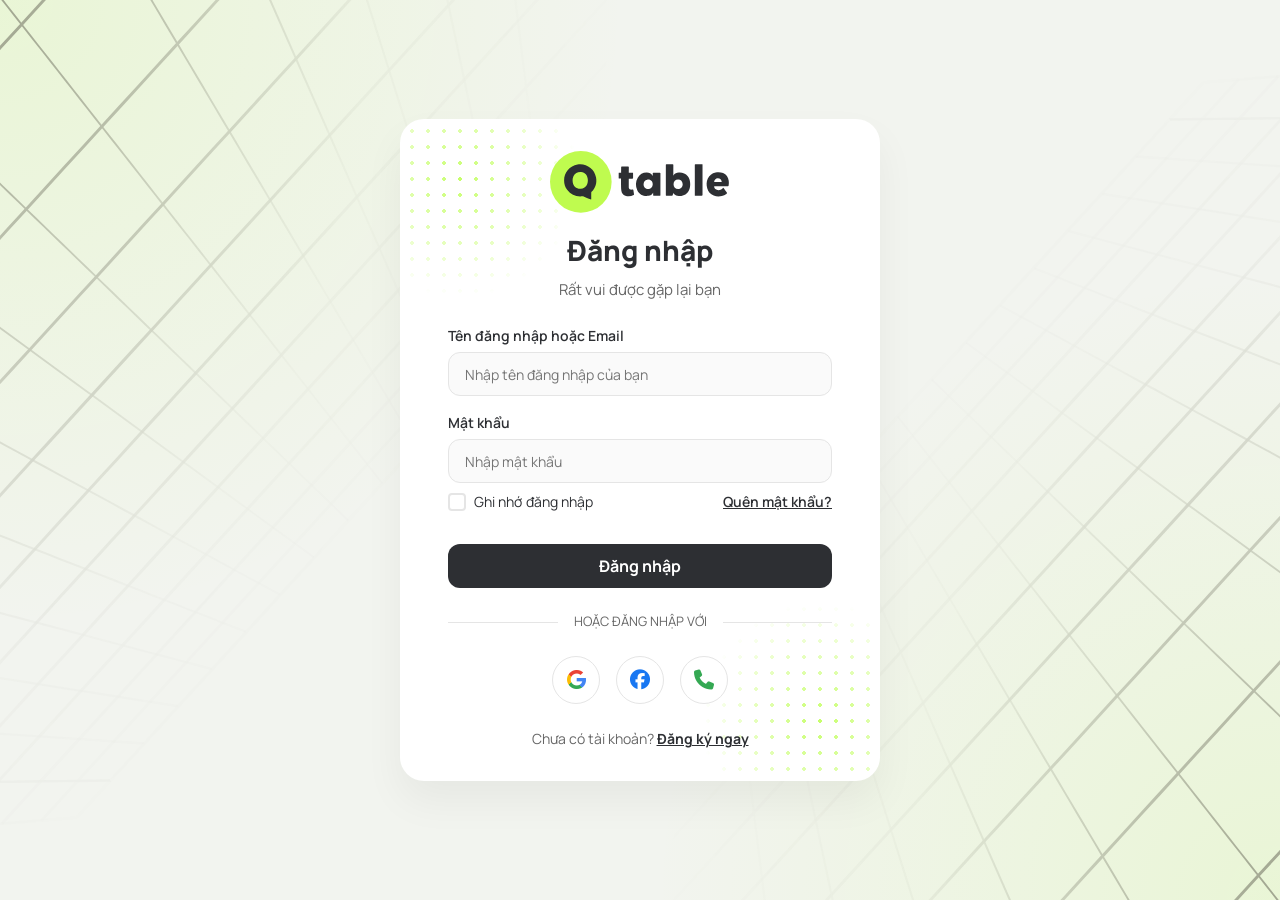
<file: login.html>
<!DOCTYPE html>
<html lang="vi">

<head>
    <meta charset="UTF-8">
    <meta name="viewport" content="width=device-width, initial-scale=1.0">
    <title>Đăng nhập - Q table</title>
    <!-- Google Fonts -->
    <link rel="preconnect" href="https://fonts.googleapis.com">
    <link rel="preconnect" href="https://fonts.gstatic.com" crossorigin>
    <link href="https://fonts.googleapis.com/css2?family=Manrope:wght@400;500;600;700;800&display=swap"
        rel="stylesheet">
    <!-- FontAwesome for icons -->
    <link rel="stylesheet" href="https://cdnjs.cloudflare.com/ajax/libs/font-awesome/6.4.0/css/all.min.css">
    <!-- Custom CSS -->
    <link rel="stylesheet" href="style.css">
    <style>
        .login-page {
            min-height: 100vh;
            display: flex;
            align-items: center;
            justify-content: center;
            background-color: var(--bg-light);
            background-image: radial-gradient(circle at top left, rgba(184, 255, 69, 0.15), transparent 40%),
                radial-gradient(circle at bottom right, rgba(184, 255, 69, 0.15), transparent 40%);
            padding: 20px;
            position: relative;
            overflow: hidden;
        }

        .login-card {
            background: var(--white);
            border-radius: 24px;
            box-shadow: 0 20px 40px rgba(0, 0, 0, 0.05);
            width: 100%;
            max-width: 480px;
            padding: 32px 48px;
            position: relative;
            overflow: hidden;
            z-index: 10;
        }

        .login-header {
            text-align: center;
            margin-bottom: 24px;
        }

        .login-header .logo {
            display: flex;
            justify-content: center;
            margin-bottom: 16px;
        }

        .login-header .logo svg {
            width: 180px;
            height: auto;
        }

        .login-title {
            font-size: 28px;
            font-weight: 800;
            color: var(--dark);
            margin-bottom: 8px;
            font-family: var(--font-main);
        }

        .login-subtitle {
            color: var(--text-muted);
            font-size: 15px;
            font-family: var(--font-main);
        }

        .form-group {
            margin-bottom: 16px;
        }

        .form-label {
            display: block;
            font-weight: 600;
            margin-bottom: 6px;
            color: var(--dark);
            font-size: 14px;
            font-family: var(--font-main);
        }

        .form-control {
            width: 100%;
            height: 44px;
            border: 1px solid var(--border-color);
            border-radius: 12px;
            padding: 0 16px;
            font-family: var(--font-main);
            font-size: 14px;
            transition: all 0.2s;
            background: #FAFAFA;
        }

        .form-control:focus {
            outline: none;
            border-color: var(--dark);
            background: var(--white);
            box-shadow: 0 0 0 4px rgba(45, 47, 51, 0.05);
        }

        .btn-login {
            width: 100%;
            height: 44px;
            border: none;
            background: var(--dark);
            color: var(--white);
            border-radius: 12px;
            font-family: var(--font-main);
            font-weight: 700;
            font-size: 16px;
            cursor: pointer;
            transition: all 0.2s;
            margin-top: 8px;
        }

        .btn-login:hover {
            background: var(--primary);
            color: var(--dark);
            transform: translateY(-2px);
        }

        .divider {
            display: flex;
            align-items: center;
            text-align: center;
            margin: 24px 0;
            color: var(--text-muted);
            font-size: 13px;
            font-family: var(--font-main);
        }

        .divider::before,
        .divider::after {
            content: '';
            flex: 1;
            border-bottom: 1px solid var(--border-color);
        }

        .divider::before {
            margin-right: 16px;
        }

        .divider::after {
            margin-left: 16px;
        }

        .social-logins {
            display: flex;
            flex-direction: row;
            justify-content: center;
            gap: 16px;
        }

        .btn-social {
            display: flex;
            align-items: center;
            justify-content: center;
            width: 48px;
            height: 48px;
            border: 1px solid var(--border-color);
            border-radius: 50%;
            background: var(--white);
            cursor: pointer;
            transition: all 0.2s;
        }

        .btn-social:hover {
            background: #FAFAFA;
            border-color: var(--dark);
        }

        .login-footer {
            text-align: center;
            margin-top: 24px;
            font-size: 14px;
            color: var(--text-muted);
            font-family: var(--font-main);
        }

        .login-footer a {
            color: var(--dark);
            font-weight: 700;
            text-decoration: underline;
            transition: color 0.2s, text-decoration-color 0.2s;
        }

        .login-footer a:hover {
            color: #8cc433;
            text-decoration-color: #8cc433;
        }

        .social-icon {
            font-size: 20px;
        }

        .icon-fb {
            color: #1877F2;
        }

        .icon-google {
            background: conic-gradient(from -45deg, #ea4335 110deg, #4285f4 90deg 180deg, #34a853 180deg 270deg, #fbbc05 270deg) 73% 55%/150% 150% no-repeat;
            -webkit-background-clip: text;
            background-clip: text;
            color: transparent;
            -webkit-text-fill-color: transparent;
        }

        .icon-phone {
            color: #34A853;
        }

        /* Animation */
        @keyframes slideUpFade {
            from {
                opacity: 0;
                transform: translateY(20px);
            }

            to {
                opacity: 1;
                transform: translateY(0);
            }
        }

        .login-card {
            animation: slideUpFade 0.6s cubic-bezier(0.16, 1, 0.3, 1) forwards;
        }

        /* Dotted pattern fading out at corners */
        .login-card::before,
        .login-card::after {
            content: '';
            position: absolute;
            width: 240px;
            height: 240px;
            background-image: radial-gradient(rgba(184, 255, 69, 0.8) 2px, transparent 2px);
            background-size: 16px 16px;
            z-index: 0;
            pointer-events: none;
            mask-image: radial-gradient(circle at center, black 0%, transparent 70%);
            -webkit-mask-image: radial-gradient(circle at center, black 0%, transparent 70%);
        }

        .login-card::before {
            top: -60px;
            left: -60px;
        }

        .login-card::after {
            bottom: -60px;
            right: -60px;
        }

        .login-card>* {
            position: relative;
            z-index: 1;
        }

        /* Custom Checkbox */
        .custom-checkbox {
            appearance: none;
            -webkit-appearance: none;
            width: 18px;
            height: 18px;
            border: 2px solid var(--border-color);
            border-radius: 4px;
            display: inline-block;
            cursor: pointer;
            transition: all 0.2s;
            flex-shrink: 0;
            background-color: var(--white);
        }

        .custom-checkbox:checked {
            background-color: var(--primary);
            border-color: var(--primary);
            background-image: url("data:image/svg+xml,%3Csvg xmlns='http://www.w3.org/2000/svg' viewBox='0 0 24 24' fill='none' stroke='white' stroke-width='4' stroke-linecap='round' stroke-linejoin='round'%3E%3Cpolyline points='20 6 9 17 4 12'%3E%3C/polyline%3E%3C/svg%3E");
            background-size: 12px;
            background-position: center;
            background-repeat: no-repeat;
        }

        /* Hover Links */
        .text-link {
            font-size: 14px;
            color: var(--dark);
            font-weight: 600;
            text-decoration: underline;
            font-family: var(--font-main);
            transition: color 0.2s, text-decoration-color 0.2s;
        }

        .text-link:hover {
            color: #8cc433;
            text-decoration-color: #8cc433;
        }
    </style>
</head>

<body>

    <div class="login-page">
        <!-- Decor Grid Pattern -->
        <div class="decor decor-grid-pattern grid-top-left"></div>
        <div class="decor decor-grid-pattern grid-bottom-right"></div>

        <div class="login-card">
            <div class="login-header">
                <a href="index.html" class="logo" aria-label="Trang chủ Q table">
                    <svg width="140" height="48" viewBox="0 0 140 48" fill="none" xmlns="http://www.w3.org/2000/svg">
                        <ellipse cx="23.9655" cy="24" rx="23.9655" ry="24" fill="#BFFB4F" />
                        <path
                            d="M10.9557 22.8637C10.9573 16.7617 15.3369 11.5582 21.3781 10.4822C28.0781 9.28837 34.5932 13.7991 35.8164 20.5515C36.5995 24.8731 35.4029 28.628 32.3309 31.7798C32.1884 31.9258 32.0839 32.178 32.0806 32.3821C32.0599 33.9443 32.0715 35.5065 32.0682 37.0687C32.0665 37.7225 31.9025 37.8469 31.2942 37.5905C29.5564 36.8588 27.8303 36.098 26.0909 35.3696C25.8563 35.2717 25.5655 35.2394 25.3102 35.2684C20.3572 35.8242 16.3314 34.1633 13.3257 30.1769C11.7197 28.0456 10.9557 25.4978 10.9557 22.8637ZM23.4979 29.3473C23.6769 29.3348 23.8559 29.3224 24.0349 29.31C25.9019 29.1739 27.3878 28.365 28.393 26.7663C29.36 25.2273 29.578 23.5315 29.3625 21.7528C29.0485 19.1594 27.3977 16.7177 24.1807 16.3909C21.8065 16.1494 19.4812 17.077 18.3186 19.463C17.6125 20.9116 17.4692 22.4373 17.6523 24.021C18.0252 27.2392 20.3132 29.334 23.4979 29.3473Z"
                            fill="#2D2F33" />
                        <path
                            d="M95.8463 32.7348C95.7278 33.2459 95.6043 33.7105 95.5156 34.1825C95.4394 34.5874 95.219 34.789 94.8113 34.7907C93.3478 34.7956 91.8835 34.7973 90.42 34.8056C90.1913 34.8072 90.0902 34.7118 90.101 34.4853C90.106 34.375 90.1002 34.2638 90.1002 34.1535C90.1002 26.4528 90.1002 18.7521 90.1002 11.0506C90.1002 10.9677 90.1093 10.8839 90.1002 10.8017C90.0529 10.4126 90.1988 10.2799 90.6081 10.2857C92.21 10.3098 93.8119 10.3073 95.4137 10.2874C95.8131 10.2824 95.9358 10.4077 95.9341 10.8059C95.92 13.474 95.9267 16.1429 95.9267 18.811C95.9267 18.8658 95.9267 18.9206 95.9267 18.9753C95.9623 18.977 95.9996 18.9878 96.0054 18.9786C96.9783 17.4256 98.5056 16.8249 100.21 16.7245C102.995 16.5611 105.408 17.4347 107.187 19.6896C108.229 21.0112 108.759 22.5494 108.957 24.2136C109.2 26.2487 109.042 28.2349 108.277 30.1505C106.862 33.6897 103.571 35.359 100.079 34.9591C98.7028 34.8014 97.454 34.3476 96.4338 33.372C96.2457 33.1919 96.0792 32.9887 95.8471 32.7365L95.8463 32.7348ZM99.6359 29.6311C101.663 29.6311 103.207 28.0316 103.214 25.9235C103.222 23.7748 101.698 22.1926 99.6259 22.1976C97.5443 22.2026 96.0957 23.7241 96.0957 25.9086C96.0957 28.0582 97.5915 29.632 99.6359 29.632V29.6311Z"
                            fill="#2D2F33" />
                        <path
                            d="M79.9255 19.3329C79.9255 18.6625 79.9379 18.032 79.9205 17.4023C79.9114 17.058 80.0108 16.9045 80.3871 16.9079C82.0718 16.9228 83.7557 16.9211 85.4404 16.9095C85.7868 16.907 85.8979 17.0464 85.8979 17.3758C85.8929 22.9883 85.8954 28.5999 85.8929 34.2124C85.8929 34.706 85.8208 34.7716 85.3501 34.7716C83.8311 34.7724 82.3121 34.7732 80.794 34.7716C80.2909 34.7716 80.2487 34.7276 80.2429 34.2298C80.2363 33.6499 80.2329 33.0692 80.2271 32.4892C80.2271 32.4834 80.2048 32.4785 80.1642 32.4594C79.4225 33.9693 78.0817 34.6496 76.5212 34.9018C73.1534 35.4469 69.4799 34.0755 67.8788 30.4575C66.4386 27.2028 66.4468 23.8868 68.2584 20.7524C69.7873 18.1059 72.159 16.6888 75.2442 16.7079C77.1718 16.7195 78.7786 17.487 79.7979 19.23C79.8153 19.2607 79.8559 19.2773 79.9255 19.3312V19.3329ZM72.7855 25.9177C72.7548 28.1088 74.3642 29.6967 76.5461 29.6295C78.3178 29.5747 79.6852 28.2755 79.8857 26.306C80.1484 23.7233 78.2913 21.7919 75.5782 22.2806C73.8379 22.5942 72.8128 23.9863 72.7855 25.9177Z"
                            fill="#2D2F33" />
                        <path
                            d="M127.696 27.3414C127.594 28.4307 128.27 29.5175 129.335 30.0435C130.942 30.8366 132.784 30.5114 134.18 29.189C134.22 29.1508 134.262 29.1143 134.297 29.072C134.829 28.439 134.883 28.5053 135.339 29.1516C136.039 30.1439 136.726 31.1452 137.408 32.1507C137.819 32.758 137.79 32.9323 137.202 33.3811C136.144 34.1883 134.936 34.682 133.654 34.9906C131.506 35.5075 129.38 35.4162 127.318 34.6065C124.715 33.5835 123.05 31.6662 122.294 28.9965C121.59 26.5101 121.643 24.0253 122.683 21.6243C123.857 18.9139 125.969 17.326 128.812 16.6988C130.797 16.2607 132.769 16.3329 134.641 17.2016C137.181 18.3796 138.613 20.4064 139.017 23.1617C139.194 24.3704 139.169 25.5809 138.949 26.7888C138.879 27.1729 138.708 27.353 138.322 27.3372C138.143 27.3297 137.963 27.3414 137.783 27.3414C134.593 27.3414 131.404 27.3414 128.214 27.3414H127.696ZM127.68 24.2111H133.606C133.408 22.1843 132.325 21.1921 130.402 21.2469C128.924 21.2892 127.752 22.5593 127.68 24.2111Z"
                            fill="#2D2F33" />
                        <path
                            d="M61.275 16.9386C62.2064 16.9386 63.1006 16.9386 63.9939 16.9386C64.5889 16.9386 64.6072 16.9568 64.608 17.5351C64.608 18.641 64.6096 19.7469 64.608 20.8528C64.6063 21.4485 64.5558 21.4974 63.9749 21.4974C63.0931 21.4974 62.2122 21.4974 61.3023 21.4974C61.2907 21.6086 61.27 21.7139 61.27 21.8193C61.2684 23.8652 61.2717 25.9111 61.2675 27.9569C61.2659 28.6522 61.4192 29.2794 62.025 29.7008C62.5951 30.0974 63.2431 30.0908 63.897 30.0136C64.047 29.9962 64.1961 29.9655 64.3461 29.9456C64.6304 29.9074 64.8002 30.0418 64.8442 30.3156C65.029 31.4588 65.2204 32.6021 65.3687 33.7503C65.3894 33.9104 65.2212 34.18 65.0671 34.2647C62.9829 35.3996 60.7977 35.5863 58.5569 34.8263C56.7371 34.2091 55.8007 32.8087 55.5057 30.9868C55.3283 29.8883 55.2761 28.7625 55.2537 27.6475C55.2148 25.7543 55.243 23.8602 55.243 21.9661C55.243 21.8185 55.243 21.67 55.243 21.4808C54.7739 21.4808 54.3496 21.47 53.9253 21.4841C53.5649 21.4957 53.4024 21.3738 53.4091 20.9805C53.429 19.8199 53.4149 18.6584 53.4165 17.4969C53.4174 16.9858 53.4687 16.9394 53.9974 16.9386C54.3952 16.9377 54.7938 16.9386 55.3093 16.9386C55.3093 16.2383 55.3043 15.5663 55.3109 14.8943C55.3184 14.1062 55.3391 13.3189 55.3465 12.5307C55.3499 12.1823 55.4634 12.018 55.8612 12.0238C57.4075 12.0462 58.9538 12.0313 60.5002 12.0338C61.1416 12.0346 61.3264 12.2345 61.3181 12.885C61.3023 14.1153 61.2891 15.3457 61.275 16.5752C61.2742 16.6814 61.275 16.7884 61.275 16.9377V16.9386Z"
                            fill="#2D2F33" />
                        <path
                            d="M118.634 22.5344C118.634 26.4039 118.634 30.2733 118.634 34.1427C118.634 34.5625 118.419 34.7727 117.988 34.7732C116.4 34.7732 114.813 34.7732 113.226 34.7732C112.645 34.7732 112.641 34.7732 112.641 34.1759C112.641 28.4132 112.641 22.6506 112.641 16.8879C112.641 14.8562 112.651 12.8252 112.633 10.7934C112.63 10.3886 112.756 10.2816 113.15 10.2865C114.793 10.3073 116.435 10.2948 118.078 10.2957C118.631 10.2957 118.634 10.2973 118.634 10.8432C118.634 14.74 118.634 18.6376 118.634 22.5344Z"
                            fill="#2D2F33" />
                    </svg>
                </a>
                <h1 class="login-title">Đăng nhập</h1>
                <p class="login-subtitle">Rất vui được gặp lại bạn</p>
            </div>

            <form action="#" method="POST">
                <div class="form-group">
                    <label for="username" class="form-label">Tên đăng nhập hoặc Email</label>
                    <input type="text" id="username" class="form-control" placeholder="Nhập tên đăng nhập của bạn"
                        required>
                </div>
                <div class="form-group">
                    <label for="password" class="form-label">Mật khẩu</label>
                    <input type="password" id="password" class="form-control" placeholder="Nhập mật khẩu" required>
                </div>
                <div class="form-group"
                    style="display: flex; justify-content: space-between; align-items: center; margin-top: -8px; margin-bottom: 24px;">
                    <label
                        style="display: flex; align-items: center; gap: 8px; font-size: 14px; cursor: pointer; font-family: var(--font-main);">
                        <input type="checkbox" class="custom-checkbox"> Ghi nhớ đăng nhập
                    </label>
                    <a href="#" class="text-link">Quên mật khẩu?</a>
                </div>
                <button type="submit" class="btn-login">Đăng nhập</button>
            </form>

            <div class="divider">HOẶC ĐĂNG NHẬP VỚI</div>

            <div class="social-logins">
                <button class="btn-social" aria-label="Đăng nhập bằng Google">
                    <i class="fa-brands fa-google icon-google social-icon"></i>
                </button>
                <button class="btn-social" aria-label="Đăng nhập bằng Facebook">
                    <i class="fa-brands fa-facebook icon-fb social-icon"></i>
                </button>
                <button class="btn-social" aria-label="Đăng nhập bằng Số điện thoại">
                    <i class="fa-solid fa-phone icon-phone social-icon"></i>
                </button>
            </div>

            <div class="login-footer">
                Chưa có tài khoản? <a href="register.html">Đăng ký ngay</a>
            </div>
        </div>
    </div>

</body>

</html>
</file>
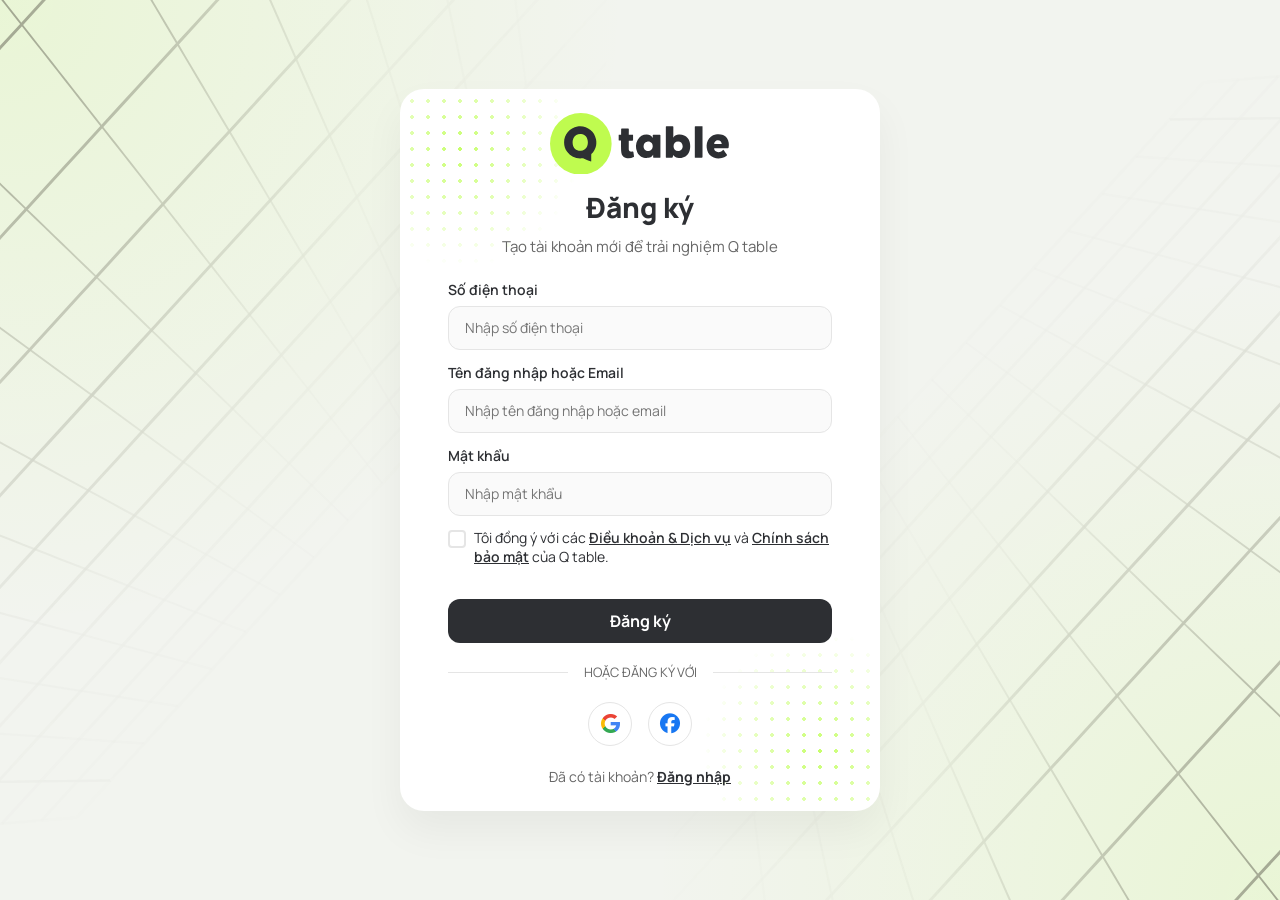
<file: register.html>
<!DOCTYPE html>
<html lang="vi">
<head>
    <meta charset="UTF-8">
    <meta name="viewport" content="width=device-width, initial-scale=1.0">
    <title>Đăng ký - Q table</title>
    <!-- Google Fonts -->
    <link rel="preconnect" href="https://fonts.googleapis.com">
    <link rel="preconnect" href="https://fonts.gstatic.com" crossorigin>
    <link href="https://fonts.googleapis.com/css2?family=Manrope:wght@400;500;600;700;800&display=swap" rel="stylesheet">
    <!-- FontAwesome for icons -->
    <link rel="stylesheet" href="https://cdnjs.cloudflare.com/ajax/libs/font-awesome/6.4.0/css/all.min.css">
    <!-- Custom CSS -->
    <link rel="stylesheet" href="style.css">
    <style>
        .login-page {
            min-height: 100vh;
            display: flex;
            align-items: center;
            justify-content: center;
            background-color: var(--bg-light);
            background-image: radial-gradient(circle at top left, rgba(184, 255, 69, 0.15), transparent 40%),
                              radial-gradient(circle at bottom right, rgba(184, 255, 69, 0.15), transparent 40%);
            padding: 20px;
            position: relative;
            overflow: hidden;
        }

        .login-card {
            background: var(--white);
            border-radius: 24px;
            box-shadow: 0 20px 40px rgba(0, 0, 0, 0.05);
            width: 100%;
            max-width: 480px;
            padding: 24px 48px;
            position: relative;
            overflow: hidden;
            z-index: 10;
        }

        .login-header {
            text-align: center;
            margin-bottom: 20px;
        }

        .login-header .logo {
            display: flex;
            justify-content: center;
            margin-bottom: 12px;
        }

        .login-header .logo svg {
            width: 180px;
            height: auto;
        }

        .login-title {
            font-size: 28px;
            font-weight: 800;
            color: var(--dark);
            margin-bottom: 8px;
            font-family: var(--font-main);
        }

        .login-subtitle {
            color: var(--text-muted);
            font-size: 15px;
            font-family: var(--font-main);
        }

        .form-group {
            margin-bottom: 12px;
        }

        .form-label {
            display: block;
            font-weight: 600;
            margin-bottom: 6px;
            color: var(--dark);
            font-size: 14px;
            font-family: var(--font-main);
        }

        .form-control {
            width: 100%;
            height: 44px;
            border: 1px solid var(--border-color);
            border-radius: 12px;
            padding: 0 16px;
            font-family: var(--font-main);
            font-size: 14px;
            transition: all 0.2s;
            background: #FAFAFA;
        }

        .form-control:focus {
            outline: none;
            border-color: var(--dark);
            background: var(--white);
            box-shadow: 0 0 0 4px rgba(45, 47, 51, 0.05);
        }

        .btn-login {
            width: 100%;
            height: 44px;
            border: none;
            background: var(--dark);
            color: var(--white);
            border-radius: 12px;
            font-family: var(--font-main);
            font-weight: 700;
            font-size: 16px;
            cursor: pointer;
            transition: all 0.2s;
            margin-top: 8px;
        }

        .btn-login:hover {
            background: var(--primary);
            color: var(--dark);
            transform: translateY(-2px);
        }

        .divider {
            display: flex;
            align-items: center;
            text-align: center;
            margin: 20px 0;
            color: var(--text-muted);
            font-size: 13px;
            font-family: var(--font-main);
        }

        .divider::before, .divider::after {
            content: '';
            flex: 1;
            border-bottom: 1px solid var(--border-color);
        }

        .divider::before { margin-right: 16px; }
        .divider::after { margin-left: 16px; }

        .social-logins {
            display: flex;
            flex-direction: row;
            justify-content: center;
            gap: 16px;
        }

        .btn-social {
            display: flex;
            align-items: center;
            justify-content: center;
            width: 44px;
            height: 44px;
            border: 1px solid var(--border-color);
            border-radius: 50%;
            background: var(--white);
            cursor: pointer;
            transition: all 0.2s;
        }

        .btn-social:hover {
            background: #FAFAFA;
            border-color: var(--dark);
        }

        .login-footer {
            text-align: center;
            margin-top: 20px;
            font-size: 14px;
            color: var(--text-muted);
            font-family: var(--font-main);
        }

        .login-footer a {
            color: var(--dark);
            font-weight: 700;
            text-decoration: underline;
            transition: color 0.2s, text-decoration-color 0.2s;
        }
        
        .login-footer a:hover {
            color: #8cc433;
            text-decoration-color: #8cc433;
        }
        
        .social-icon {
            font-size: 20px;
        }
        
        .icon-fb { color: #1877F2; }
        .icon-google {
            background: conic-gradient(from -45deg, #ea4335 110deg, #4285f4 90deg 180deg, #34a853 180deg 270deg, #fbbc05 270deg) 73% 55%/150% 150% no-repeat;
            -webkit-background-clip: text;
            background-clip: text;
            color: transparent;
            -webkit-text-fill-color: transparent;
        }
        .icon-phone { color: #34A853; }
        
        /* Animation */
        @keyframes slideUpFade {
            from {
                opacity: 0;
                transform: translateY(20px);
            }
            to {
                opacity: 1;
                transform: translateY(0);
            }
        }
        
        .login-card {
            animation: slideUpFade 0.6s cubic-bezier(0.16, 1, 0.3, 1) forwards;
        }
        
        /* Dotted pattern fading out at corners */
        .login-card::before,
        .login-card::after {
            content: '';
            position: absolute;
            width: 240px;
            height: 240px;
            background-image: radial-gradient(rgba(184, 255, 69, 0.8) 2px, transparent 2px);
            background-size: 16px 16px;
            z-index: 0;
            pointer-events: none;
            mask-image: radial-gradient(circle at center, black 0%, transparent 70%);
            -webkit-mask-image: radial-gradient(circle at center, black 0%, transparent 70%);
        }

        .login-card::before {
            top: -60px;
            left: -60px;
        }

        .login-card::after {
            bottom: -60px;
            right: -60px;
        }
        
        .login-card > * {
            position: relative;
            z-index: 1;
        }
        
        /* Custom Checkbox */
        .custom-checkbox {
            appearance: none;
            -webkit-appearance: none;
            width: 18px;
            height: 18px;
            border: 2px solid var(--border-color);
            border-radius: 4px;
            display: inline-block;
            cursor: pointer;
            transition: all 0.2s;
            flex-shrink: 0;
            background-color: var(--white);
        }
        
        .custom-checkbox:checked {
            background-color: var(--primary);
            border-color: var(--primary);
            background-image: url("data:image/svg+xml,%3Csvg xmlns='http://www.w3.org/2000/svg' viewBox='0 0 24 24' fill='none' stroke='white' stroke-width='4' stroke-linecap='round' stroke-linejoin='round'%3E%3Cpolyline points='20 6 9 17 4 12'%3E%3C/polyline%3E%3C/svg%3E");
            background-size: 12px;
            background-position: center;
            background-repeat: no-repeat;
        }

        /* Hover Links */
        .text-link {
            font-size: 14px;
            color: var(--dark);
            font-weight: 600;
            text-decoration: underline;
            font-family: var(--font-main);
            transition: color 0.2s, text-decoration-color 0.2s;
        }
        
        .text-link:hover {
            color: #8cc433;
            text-decoration-color: #8cc433;
        }
    </style>
</head>
<body>

    <div class="login-page">
        <!-- Decor Grid Pattern -->
        <div class="decor decor-grid-pattern grid-top-left"></div>
        <div class="decor decor-grid-pattern grid-bottom-right"></div>
        
        <div class="login-card">
            <div class="login-header">
                <a href="index.html" class="logo" aria-label="Trang chủ Q table">
                    <svg width="140" height="48" viewBox="0 0 140 48" fill="none" xmlns="http://www.w3.org/2000/svg">
                        <ellipse cx="23.9655" cy="24" rx="23.9655" ry="24" fill="#BFFB4F" />
                        <path d="M10.9557 22.8637C10.9573 16.7617 15.3369 11.5582 21.3781 10.4822C28.0781 9.28837 34.5932 13.7991 35.8164 20.5515C36.5995 24.8731 35.4029 28.628 32.3309 31.7798C32.1884 31.9258 32.0839 32.178 32.0806 32.3821C32.0599 33.9443 32.0715 35.5065 32.0682 37.0687C32.0665 37.7225 31.9025 37.8469 31.2942 37.5905C29.5564 36.8588 27.8303 36.098 26.0909 35.3696C25.8563 35.2717 25.5655 35.2394 25.3102 35.2684C20.3572 35.8242 16.3314 34.1633 13.3257 30.1769C11.7197 28.0456 10.9557 25.4978 10.9557 22.8637ZM23.4979 29.3473C23.6769 29.3348 23.8559 29.3224 24.0349 29.31C25.9019 29.1739 27.3878 28.365 28.393 26.7663C29.36 25.2273 29.578 23.5315 29.3625 21.7528C29.0485 19.1594 27.3977 16.7177 24.1807 16.3909C21.8065 16.1494 19.4812 17.077 18.3186 19.463C17.6125 20.9116 17.4692 22.4373 17.6523 24.021C18.0252 27.2392 20.3132 29.334 23.4979 29.3473Z" fill="#2D2F33" />
                        <path d="M95.8463 32.7348C95.7278 33.2459 95.6043 33.7105 95.5156 34.1825C95.4394 34.5874 95.219 34.789 94.8113 34.7907C93.3478 34.7956 91.8835 34.7973 90.42 34.8056C90.1913 34.8072 90.0902 34.7118 90.101 34.4853C90.106 34.375 90.1002 34.2638 90.1002 34.1535C90.1002 26.4528 90.1002 18.7521 90.1002 11.0506C90.1002 10.9677 90.1093 10.8839 90.1002 10.8017C90.0529 10.4126 90.1988 10.2799 90.6081 10.2857C92.21 10.3098 93.8119 10.3073 95.4137 10.2874C95.8131 10.2824 95.9358 10.4077 95.9341 10.8059C95.92 13.474 95.9267 16.1429 95.9267 18.811C95.9267 18.8658 95.9267 18.9206 95.9267 18.9753C95.9623 18.977 95.9996 18.9878 96.0054 18.9786C96.9783 17.4256 98.5056 16.8249 100.21 16.7245C102.995 16.5611 105.408 17.4347 107.187 19.6896C108.229 21.0112 108.759 22.5494 108.957 24.2136C109.2 26.2487 109.042 28.2349 108.277 30.1505C106.862 33.6897 103.571 35.359 100.079 34.9591C98.7028 34.8014 97.454 34.3476 96.4338 33.372C96.2457 33.1919 96.0792 32.9887 95.8471 32.7365L95.8463 32.7348ZM99.6359 29.6311C101.663 29.6311 103.207 28.0316 103.214 25.9235C103.222 23.7748 101.698 22.1926 99.6259 22.1976C97.5443 22.2026 96.0957 23.7241 96.0957 25.9086C96.0957 28.0582 97.5915 29.632 99.6359 29.632V29.6311Z" fill="#2D2F33" />
                        <path d="M79.9255 19.3329C79.9255 18.6625 79.9379 18.032 79.9205 17.4023C79.9114 17.058 80.0108 16.9045 80.3871 16.9079C82.0718 16.9228 83.7557 16.9211 85.4404 16.9095C85.7868 16.907 85.8979 17.0464 85.8979 17.3758C85.8929 22.9883 85.8954 28.5999 85.8929 34.2124C85.8929 34.706 85.8208 34.7716 85.3501 34.7716C83.8311 34.7724 82.3121 34.7732 80.794 34.7716C80.2909 34.7716 80.2487 34.7276 80.2429 34.2298C80.2363 33.6499 80.2329 33.0692 80.2271 32.4892C80.2271 32.4834 80.2048 32.4785 80.1642 32.4594C79.4225 33.9693 78.0817 34.6496 76.5212 34.9018C73.1534 35.4469 69.4799 34.0755 67.8788 30.4575C66.4386 27.2028 66.4468 23.8868 68.2584 20.7524C69.7873 18.1059 72.159 16.6888 75.2442 16.7079C77.1718 16.7195 78.7786 17.487 79.7979 19.23C79.8153 19.2607 79.8559 19.2773 79.9255 19.3312V19.3329ZM72.7855 25.9177C72.7548 28.1088 74.3642 29.6967 76.5461 29.6295C78.3178 29.5747 79.6852 28.2755 79.8857 26.306C80.1484 23.7233 78.2913 21.7919 75.5782 22.2806C73.8379 22.5942 72.8128 23.9863 72.7855 25.9177Z" fill="#2D2F33" />
                        <path d="M127.696 27.3414C127.594 28.4307 128.27 29.5175 129.335 30.0435C130.942 30.8366 132.784 30.5114 134.18 29.189C134.22 29.1508 134.262 29.1143 134.297 29.072C134.829 28.439 134.883 28.5053 135.339 29.1516C136.039 30.1439 136.726 31.1452 137.408 32.1507C137.819 32.758 137.79 32.9323 137.202 33.3811C136.144 34.1883 134.936 34.682 133.654 34.9906C131.506 35.5075 129.38 35.4162 127.318 34.6065C124.715 33.5835 123.05 31.6662 122.294 28.9965C121.59 26.5101 121.643 24.0253 122.683 21.6243C123.857 18.9139 125.969 17.326 128.812 16.6988C130.797 16.2607 132.769 16.3329 134.641 17.2016C137.181 18.3796 138.613 20.4064 139.017 23.1617C139.194 24.3704 139.169 25.5809 138.949 26.7888C138.879 27.1729 138.708 27.353 138.322 27.3372C138.143 27.3297 137.963 27.3414 137.783 27.3414C134.593 27.3414 131.404 27.3414 128.214 27.3414H127.696ZM127.68 24.2111H133.606C133.408 22.1843 132.325 21.1921 130.402 21.2469C128.924 21.2892 127.752 22.5593 127.68 24.2111Z" fill="#2D2F33" />
                        <path d="M61.275 16.9386C62.2064 16.9386 63.1006 16.9386 63.9939 16.9386C64.5889 16.9386 64.6072 16.9568 64.608 17.5351C64.608 18.641 64.6096 19.7469 64.608 20.8528C64.6063 21.4485 64.5558 21.4974 63.9749 21.4974C63.0931 21.4974 62.2122 21.4974 61.3023 21.4974C61.2907 21.6086 61.27 21.7139 61.27 21.8193C61.2684 23.8652 61.2717 25.9111 61.2675 27.9569C61.2659 28.6522 61.4192 29.2794 62.025 29.7008C62.5951 30.0974 63.2431 30.0908 63.897 30.0136C64.047 29.9962 64.1961 29.9655 64.3461 29.9456C64.6304 29.9074 64.8002 30.0418 64.8442 30.3156C65.029 31.4588 65.2204 32.6021 65.3687 33.7503C65.3894 33.9104 65.2212 34.18 65.0671 34.2647C62.9829 35.3996 60.7977 35.5863 58.5569 34.8263C56.7371 34.2091 55.8007 32.8087 55.5057 30.9868C55.3283 29.8883 55.2761 28.7625 55.2537 27.6475C55.2148 25.7543 55.243 23.8602 55.243 21.9661C55.243 21.8185 55.243 21.67 55.243 21.4808C54.7739 21.4808 54.3496 21.47 53.9253 21.4841C53.5649 21.4957 53.4024 21.3738 53.4091 20.9805C53.429 19.8199 53.4149 18.6584 53.4165 17.4969C53.4174 16.9858 53.4687 16.9394 53.9974 16.9386C54.3952 16.9377 54.7938 16.9386 55.3093 16.9386C55.3093 16.2383 55.3043 15.5663 55.3109 14.8943C55.3184 14.1062 55.3391 13.3189 55.3465 12.5307C55.3499 12.1823 55.4634 12.018 55.8612 12.0238C57.4075 12.0462 58.9538 12.0313 60.5002 12.0338C61.1416 12.0346 61.3264 12.2345 61.3181 12.885C61.3023 14.1153 61.2891 15.3457 61.275 16.5752C61.2742 16.6814 61.275 16.7884 61.275 16.9377V16.9386Z" fill="#2D2F33" />
                        <path d="M118.634 22.5344C118.634 26.4039 118.634 30.2733 118.634 34.1427C118.634 34.5625 118.419 34.7727 117.988 34.7732C116.4 34.7732 114.813 34.7732 113.226 34.7732C112.645 34.7732 112.641 34.7732 112.641 34.1759C112.641 28.4132 112.641 22.6506 112.641 16.8879C112.641 14.8562 112.651 12.8252 112.633 10.7934C112.63 10.3886 112.756 10.2816 113.15 10.2865C114.793 10.3073 116.435 10.2948 118.078 10.2957C118.631 10.2957 118.634 10.2973 118.634 10.8432C118.634 14.74 118.634 18.6376 118.634 22.5344Z" fill="#2D2F33" />
                    </svg>
                </a>
                <h1 class="login-title">Đăng ký</h1>
                <p class="login-subtitle">Tạo tài khoản mới để trải nghiệm Q table</p>
            </div>

            <form action="#" method="POST">
                <div class="form-group">
                    <label for="phone" class="form-label">Số điện thoại</label>
                    <input type="tel" id="phone" class="form-control" placeholder="Nhập số điện thoại" required>
                </div>
                <div class="form-group">
                    <label for="username" class="form-label">Tên đăng nhập hoặc Email</label>
                    <input type="text" id="username" class="form-control" placeholder="Nhập tên đăng nhập hoặc email" required>
                </div>
                <div class="form-group">
                    <label for="password" class="form-label">Mật khẩu</label>
                    <input type="password" id="password" class="form-control" placeholder="Nhập mật khẩu" required>
                </div>
                <div class="form-group" style="margin-top: 8px; margin-bottom: 24px;">
                    <label style="display: flex; align-items: flex-start; gap: 8px; font-size: 14px; cursor: pointer; font-family: var(--font-main); line-height: 1.4;">
                        <input type="checkbox" class="custom-checkbox" style="margin-top: 2px;" required> 
                        <span>Tôi đồng ý với các <a href="#" class="text-link">Điều khoản & Dịch vụ</a> và <a href="#" class="text-link">Chính sách bảo mật</a> của Q table.</span>
                    </label>
                </div>
                <button type="submit" class="btn-login">Đăng ký</button>
            </form>

            <div class="divider">HOẶC ĐĂNG KÝ VỚI</div>

            <div class="social-logins">
                <button class="btn-social" aria-label="Đăng ký bằng Google">
                    <i class="fa-brands fa-google icon-google social-icon"></i>
                </button>
                <button class="btn-social" aria-label="Đăng ký bằng Facebook">
                    <i class="fa-brands fa-facebook icon-fb social-icon"></i>
                </button>
            </div>

            <div class="login-footer">
                Đã có tài khoản? <a href="login.html">Đăng nhập</a>
            </div>
        </div>
    </div>

</body>
</html>
</file>
<file: style.css>
:root {
    --primary: #B8FF45;
    /* Bright lime green from button/logo */
    --primary-hover: #a3eb2d;
    --dark: #2D2F33;
    --dark-hover: #333333;
    --text-main: #2D2F33;
    --text-muted: #666666;
    --bg-light: #F2F4EF;
    /* Light greenish grey for backgrounds */
    --white: #FFFFFF;
    --border-color: #E5E5E5;
    --font-main: 'Manrope', sans-serif;

    --container-width: 1340px;
}

* {
    margin: 0;
    padding: 0;
    box-sizing: border-box;
}

body {
    font-family: var(--font-main);
    color: var(--text-main);
    line-height: 1.5;
    background-color: var(--white);
    overflow-x: hidden;
    -webkit-font-smoothing: antialiased;
    -moz-osx-font-smoothing: grayscale;
}

a {
    text-decoration: none;
    color: inherit;
}

ul {
    list-style: none;
}

.container {
    max-width: var(--container-width);
    margin: 0 auto;
    padding: 0 20px;
}

/* =========================================
   HEADER
   ========================================= */
.header {
    height: 96px;
    display: flex;
    align-items: center;
    padding: 0 86px;
    border-bottom: 1px solid transparent;
    position: relative;
    z-index: 100;
    background: var(--white);
}

.header-inner {
    width: 100%;
    max-width: 1340px;
    margin: 0 auto;
    display: flex;
    align-items: center;
    justify-content: space-between;
}

.logo {
    display: flex;
    align-items: center;
    gap: 8px;
    font-size: 24px;
    font-weight: 700;
}

.logo-icon {
    width: 32px;
    height: 32px;
    background-color: var(--primary);
    border-radius: 8px;
    display: flex;
    align-items: center;
    justify-content: center;
    font-weight: 800;
    font-size: 18px;
    color: var(--dark);
}

.logo-icon-small {
    width: 20px;
    height: 20px;
    background-color: var(--primary);
    border-radius: 4px;
    display: flex;
    align-items: center;
    justify-content: center;
    font-weight: 800;
    font-size: 12px;
    color: var(--dark);
}

.desktop-nav {
    display: flex;
    align-items: center;
    gap: 4px;
    margin-left: auto;
}

.nav-link {
    font-family: var(--font-main);
    font-weight: 600;
    font-size: 16px;
    line-height: 24px;
    letter-spacing: 0;
    color: var(--text-main);
    transition: color 0.2s, background-color 0.2s;
    display: flex;
    align-items: center;
    justify-content: center;
    gap: 8px;
    height: 40px;
    padding: 8px 12px;
    border-radius: 80px;
    white-space: nowrap;
}

.nav-link:hover {
    background-color: transparent;
    color: var(--primary-hover);
    text-decoration: underline;
    text-decoration-color: var(--primary-hover);
    text-decoration-thickness: 2px;
    text-underline-offset: 4px;
}

.dropdown-icon {
    font-size: 16px;
    width: 16px;
    height: 16px;
    display: flex;
    align-items: center;
    justify-content: center;
}

.fa-arrow-right {
    width: 24px;
    height: 24px;
    display: flex;
    align-items: center;
    justify-content: center;
}

.has-dropdown {
    position: relative;
}

.dropdown-menu {
    position: absolute;
    top: calc(100% + 4px);
    left: 0;
    background: var(--white);
    border: 1px solid var(--border-color);
    border-radius: 12px;
    padding: 24px;
    width: 280px;
    box-shadow: 0 10px 30px rgba(0, 0, 0, 0.05);
    opacity: 0;
    visibility: hidden;
    transform: translateY(10px);
    transition: all 0.5s cubic-bezier(0.4, 0, 0.2, 1);
    display: flex;
    flex-direction: column;
    gap: 16px;
}

.has-dropdown:hover .dropdown-menu {
    opacity: 1;
    visibility: visible;
    transform: translateY(0);
}

.dropdown-item {
    display: flex;
    align-items: center;
    justify-content: space-between;
    padding: 0;
    font-family: var(--font-main);
    font-size: 16px;
    font-weight: 400;
    line-height: 24px;
    letter-spacing: 0;
    color: var(--text-main);
    transition: color 0.2s;
}

.dropdown-item.active-link {
    font-weight: 600;
}

.dropdown-item:hover {
    color: var(--primary-hover);
    text-decoration: underline;
    text-decoration-color: var(--primary-hover);
    text-decoration-thickness: 2px;
    text-underline-offset: 4px;
    background-color: transparent;
}

.dropdown-item.text-muted {
    color: var(--text-muted);
}

.dropdown-item.text-muted:hover {
    background: transparent;
    cursor: default;
}

.header-actions {
    display: flex;
    align-items: center;
    gap: 16px;
    margin-left: 45px;
}

.btn {
    display: inline-flex;
    align-items: center;
    justify-content: center;
    border-radius: 80px;
    font-family: var(--font-main);
    font-weight: 700;
    font-size: 16px;
    line-height: 24px;
    letter-spacing: 0;
    transition: all 0.2s;
    cursor: pointer;
    height: 48px;
    white-space: nowrap;
}

.btn-outline {
    border: 1px solid var(--border-color);
    background: transparent;
    padding: 12px 20px;
    gap: 10px;
    width: 123px;
}

.btn-outline:hover {
    border-color: var(--dark);
}

.btn-primary {
    background: var(--primary);
    color: var(--dark);
    padding: 12px 20px;
    gap: 6px;
    width: 203px;
}

.btn-primary:hover {
    background: #2D2F33;
    color: var(--white);
    transform: translateY(-2px);
}

.btn-dark {
    display: inline-flex;
    align-items: center;
    justify-content: center;
    background: #2D2F33;
    color: var(--white);
    width: 234px;
    height: 60px !important;
    padding: 16px 4px;
    gap: 8px;
    border-radius: 80px;
    font-size: 20px;
    font-family: var(--font-main);
    font-weight: 700;
    line-height: 28px;
    letter-spacing: 0;
    transition: all 0.2s;
    cursor: pointer;
}

.btn-dark:hover {
    background: #B8FF45;
    color: #2D2F33;
    transform: translateY(-2px);
}

.mobile-menu-btn {
    display: none;
    background: none;
    border: none;
    font-size: 24px;
    cursor: pointer;
}

/* =========================================
   HERO SECTION
   ========================================= */
.hero {
    margin-top: 0px;
    margin-bottom: 0px;
}

.hero-mobile-img {
    display: none;
}

.hero-box {
    background-image: url('assets/banner_hero.png');
    background-size: cover;
    background-position: center;
    background-repeat: no-repeat;
    border-radius: 24px;
    display: flex;
    align-items: center;
    justify-content: flex-start;
    padding: 80px 86px;
    height: 650px;
    position: relative;
    overflow: hidden;
    gap: 60px;
}

/* Decorative background elements */
.hero-box::before {
    content: '';
    position: absolute;
    top: -100px;
    left: -100px;
    width: 400px;
    height: 400px;
    background: radial-gradient(circle, rgba(184, 255, 69, 0.4) 0%, rgba(255, 255, 255, 0) 70%);
    z-index: 0;
}

.hero-content {
    display: flex;
    flex-direction: column;
    width: 1168px;
    height: 356px;
    gap: 24px;
    position: relative;
    z-index: 1;
    opacity: 1;
}

.badge-light {
    display: inline-flex;
    align-items: center;
    width: 101px;
    height: 44px;
    padding: 8px 12px 8px 8px;
    gap: 10px;
    background: var(--white);
    border-radius: 80px;
    border: 1px solid var(--border-color);
    margin-bottom: -8px;
}

.hero h1 {
    font-family: 'Manrope', sans-serif;
    font-weight: 800;
    font-size: 56px;
    line-height: 68px;
    letter-spacing: 0;
    width: 824px;
    height: 192px;
    margin: 0;
    color: var(--dark);
}

.hero-description {
    font-family: 'Manrope', sans-serif;
    font-weight: 400;
    font-size: 16px;
    line-height: 28px;
    letter-spacing: 0;
    width: 619px;
    height: 56px;
    color: var(--text-muted);
    margin: 0;
}

.hero-visual {
    flex: 1;
    position: relative;
    z-index: 1;
    display: flex;
    flex-direction: column;
    align-items: flex-end;
    gap: 16px;
}

.main-image-wrapper {
    width: 100%;
    max-width: 500px;
    height: 300px;
    border-radius: 16px;
    overflow: hidden;
    box-shadow: 0 20px 40px rgba(0, 0, 0, 0.1);
}

.main-image-wrapper img {
    width: 100%;
    height: 100%;
    object-fit: cover;
}

.sub-images {
    display: flex;
    gap: 16px;
    width: 100%;
    max-width: 500px;
}

.sub-image-card {
    flex: 1;
    background: var(--white);
    border-radius: 12px;
    overflow: hidden;
    box-shadow: 0 10px 20px rgba(0, 0, 0, 0.05);
}

.sub-image-card img {
    width: 100%;
    height: 80px;
    object-fit: cover;
}

.sub-image-label {
    padding: 10px;
    font-size: 12px;
    font-weight: 600;
    text-align: center;
    display: flex;
    align-items: center;
    justify-content: center;
    gap: 6px;
}

.carousel-dots {
    display: flex;
    justify-content: center;
    align-items: center;
    gap: 8px;
    margin-top: 20px;
    margin-bottom: 20px;
}

.dot {
    width: 24px;
    height: 2px;
    background: #D9D9D9;
    transition: all 0.3s;
    cursor: pointer;
    border-radius: 4px;
}

.dot.active {
    width: 60px;
    height: 4px;
    background: var(--dark);
}

/* =========================================
   SECTION 2 - EVERYTHING YOU NEED
   ========================================= */
.everything-section {
    padding-top: 80px;
    padding-bottom: 120px;
}

.section-header {
    display: flex;
    flex-direction: column;
    align-items: center;
    width: 1176px;
    height: 192px;
    margin: 0 auto 60px;
    gap: 15px;
    opacity: 1;
}

.badge-outline {
    display: inline-flex;
    align-items: center;
    justify-content: center;
    width: 116px;
    height: 28px;
    padding: 0 12px;
    gap: 10px;
    border-radius: 24px;
    background-color: #BFFB4F;
    color: var(--dark);
    font-family: var(--font-main);
    font-weight: 800;
    font-size: 12px;
    line-height: 24px;
    letter-spacing: 0;
    text-transform: uppercase;
    border: none;
    margin: 0;
}

.everything-section h2 {
    font-family: var(--font-main);
    font-weight: 800;
    font-size: 56px;
    line-height: 68px;
    letter-spacing: 0;
    text-align: center;
    margin: 0;
    color: var(--dark);
}

.section-desc {
    font-family: var(--font-main);
    font-weight: 400;
    font-size: 16px;
    line-height: 28px;
    letter-spacing: 0;
    text-align: center;
    color: var(--text-muted);
    margin: 0 auto;
    width: 860px;
    height: 56px;
}

.main-tabs {
    display: flex;
    justify-content: center;
    align-items: flex-start;
    /* To respect padding bottom visually if buttons are fixed height */
    width: 624px;
    height: 60px;
    margin: 0 auto;
    background: var(--white);
    padding: 0 12px 12px 12px;
    border-radius: 0 0 32px 32px;
    gap: 16px;
    position: relative;
    z-index: 10;
}

.main-tabs::before,
.main-tabs::after {
    content: '';
    position: absolute;
    top: 0;
    width: 32px;
    height: 32px;
    pointer-events: none;
}

.main-tabs::before {
    left: -32px;
    background: radial-gradient(circle at 0% 100%, transparent 32px, var(--white) 32px);
}

.main-tabs::after {
    right: -32px;
    background: radial-gradient(circle at 100% 100%, transparent 32px, var(--white) 32px);
}

.main-tab-btn {
    display: flex;
    align-items: center;
    justify-content: center;
    width: 200px;
    height: 48px;
    padding: 0 24px;
    gap: 8px;
    border-radius: 24px;
    border: none;
    background: transparent;
    font-family: var(--font-main);
    font-weight: 600;
    font-size: 16px;
    line-height: 24px;
    letter-spacing: 0;
    text-align: center;
    cursor: pointer;
    transition: all 0.2s;
    color: var(--text-main);
    position: relative;
    z-index: 2;
}

.active-pill {
    position: absolute;
    top: 0;
    left: 0;
    height: 48px;
    background: #2D2F33;
    border-radius: 24px;
    transition: all 0.3s cubic-bezier(0.4, 0, 0.2, 1);
    z-index: 1;
    pointer-events: none;
}

.main-tab-btn:hover {
    color: var(--dark);
    background-color: #f5f5f5;
    text-decoration: none;
}

.main-tab-btn.active:hover {
    background-color: transparent;
    color: var(--white);
}

.main-tab-btn.active {
    background: transparent;
    color: var(--white);
}

.badge-new {
    display: inline-flex;
    align-items: center;
    justify-content: center;
    width: 40px;
    height: 24px;
    gap: 10px;
    border-radius: 24px;
    padding: 4px 8px;
    background: #BFFB4F;
    color: var(--dark);
    font-family: var(--font-main);
    font-weight: 800;
    font-size: 10px;
    line-height: 16px;
    letter-spacing: 0;
    text-align: center;
    text-transform: uppercase;
}

.tabs-content-box {
    background-color: var(--bg-light);
    border-radius: 40px;
    padding: 120px 60px 60px 60px;
    display: flex;
    justify-content: center;
    gap: 48px;
    width: 1340px;
    height: 802px;
    position: relative;
    overflow: hidden;
    opacity: 1;
    margin-top: -60px;
}

.decor-grid-pattern {
    position: absolute;
    width: 50%;
    height: 130%;
    background-image: url('grid.svg');
    background-size: 100% 100%;
    background-position: left top;
    background-repeat: no-repeat;
    opacity: 0.6;
    -webkit-mask-image: radial-gradient(ellipse at 0% 0%, black 0%, rgba(0, 0, 0, 0.5) 40%, transparent 70%);
    mask-image: radial-gradient(ellipse at 0% 0%, black 0%, rgba(0, 0, 0, 0.1) 40%, transparent 70%);
    z-index: 1;
    pointer-events: none;
}

.decor-grid-pattern.grid-top-left {
    top: 0;
    left: 0;
}

.decor-grid-pattern.grid-bottom-right {
    bottom: 0;
    right: 0;
    transform: rotate(180deg);
}

.decor-blur-mask {
    position: absolute;
    width: 1100px;
    height: 1800px;
    background: radial-gradient(50% 50% at 50% 50%, #F5F5EB 0%, rgba(245, 245, 235, 0.85) 30%, rgba(245, 245, 235, 0) 100%);
    border-radius: 50%;
    transform: translate(-50%, -50%) rotate(-43.07deg);
    top: 50%;
    left: 50%;
    opacity: 1;
    z-index: 0;
    pointer-events: none;
}

.tabs-content-box .decor {
    position: absolute;
    z-index: 0;
    pointer-events: none;
}

.tabs-content-box .decor.top-left {
    top: 0;
    left: 0;
    transform: rotate(180deg);
}

.tabs-content-box .decor.bottom-right {
    bottom: 0;
    right: 0;
}

.tabs-content-box>*:not(.decor) {
    position: relative;
    z-index: 10;
    transform: translateZ(0);
    /* Force hardware acceleration để đảm bảo nội dung luôn nổi lên trên lớp blur */
}

.vertical-tabs {
    flex: 0 0 540px;
    width: 540px;
    height: 600px;
    display: flex;
    flex-direction: column;
    justify-content: space-between;
    padding-top: 32px;
    border-left: 1px solid rgba(0, 0, 0, 0.1);
    box-sizing: border-box;
}

.v-tab {
    display: flex;
    flex-direction: column;
    justify-content: center;
    width: 540px;
    height: 28px;
    padding-left: 40px;
    gap: 24px;
    border-left: 1px solid transparent;
    margin-left: -1px;
    cursor: pointer;
    transition: all 0.3s;
    opacity: 0.6;
    box-sizing: border-box;
}

.v-tab:hover {
    opacity: 0.8;
}

.v-tab.active {
    position: relative;
    height: 260px;
    padding-top: 20px;
    padding-bottom: 20px;
    gap: 10px;
    opacity: 1;
}

.v-tab.active .v-tab-desc::before {
    content: '';
    position: absolute;
    left: -42px;
    top: -10px;
    bottom: -20px;
    width: 3px;
    background-color: rgba(110, 111, 114, 0.15);
    border-radius: 80px;
}

.v-tab h3 {
    font-family: var(--font-main);
    font-size: 20px;
    font-weight: 700;
    line-height: 1.4;
    letter-spacing: 0;
    color: #2D2F33;
    margin: 0;
}

.v-tab.active h3 {
    position: relative;
    font-size: 36px;
    width: 500px;
    height: 50px;
    line-height: 50px;
    color: #2D2F33;
}

.v-tab.active h3::before {
    content: '';
    position: absolute;
    left: -42px;
    top: 50%;
    transform: translateY(-50%);
    width: 3px;
    height: 50px;
    background-color: #6E6F72;
    border-radius: 80px;
}

.v-tab-desc {
    display: none;
    position: relative;
    color: #2D2F33;
    font-family: var(--font-main);
    font-weight: 400;
    font-size: 16px;
    line-height: 28px;
    letter-spacing: 0;
    margin: 0;
}

.v-tab.active .v-tab-desc {
    display: block;
    width: 500px;
    height: 56px;
}

.tab-visual-box {
    flex: 0 0 600px;
    width: 600px;
    height: 600px;
    position: relative;
}

.blank-white-canvas {
    width: 100%;
    height: 100%;
    background: var(--white);
    border-radius: 24px;
    box-shadow: 0 4px 20px rgba(0, 0, 0, 0.02);
    overflow: hidden;
    position: relative;
}

#tab-image {
    width: 100%;
    height: 100%;
    object-fit: cover;
    transition: opacity 0.3s ease-in-out;
}

/* =========================================
   RESPONSIVE DESIGN (MOBILE)
   ========================================= */
@media (max-width: 1024px) {
    .hero-box {
        flex-direction: column;
        padding: 40px;
        text-align: center;
        gap: 40px;
    }

    .hero-content {
        max-width: 100%;
        display: flex;
        flex-direction: column;
        align-items: center;
    }

    .hero-visual {
        align-items: center;
    }

    .tabs-content-box {
        flex-direction: column;
        padding: 40px;
    }

    .vertical-tabs {
        flex: none;
        flex-direction: row;
        overflow-x: auto;
        padding-bottom: 20px;
    }

    .v-tab {
        border-left: none;
        border-bottom: 2px solid transparent;
        white-space: nowrap;
    }

    .v-tab.active {
        border-left-color: transparent;
        border-bottom-color: var(--dark);
    }

    .tab-visual-box {
        min-height: 302px !important;
    }
}



.btn .fa-arrow-right {
    transition: transform 0.2s ease-in-out;
}

.btn:hover .fa-arrow-right {
    transform: translateX(4px);
}

.mobile-v-tabs-toggle {
    display: none;
}

@media (max-width: 991px) {
    .container {
        padding: 0 20px;
    }

    .header {
        padding: 0;
        height: 64px;
    }

    .nav-menu,
    .header-actions {
        display: none;
    }

    .logo svg {
        width: 93px;
        height: 32px;
    }

    .mobile-menu-btn {
        display: flex;
        align-items: center;
        justify-content: center;
        width: 28px;
        height: 28px;
        font-size: 24px;
        color: var(--dark);
        cursor: pointer;
        padding: 0;
    }

    .hero-box {
        flex-direction: column-reverse;
        height: auto;
        padding: 300px 0 0 0;
        background-position: top center;
        background-size: 100% auto;
        background-color: transparent;
        gap: 32px;
        border-radius: 0;
        margin-top: 0px;
    }

    .hero-box::before {
        display: none;
    }

    .hero-content {
        width: 100%;
        height: auto;
        align-items: flex-start;
        text-align: left;
        padding: 0 16px;
    }

    .hero h1 {
        width: 100%;
        height: auto;
        font-family: var(--font-main);
        font-weight: 800;
        font-size: 28px;
        line-height: 36px;
        letter-spacing: 0;
        margin: 0;
    }

    .hero-description {
        width: 100%;
        height: auto;
        font-family: var(--font-main);
        font-weight: 400;
        font-size: 14px;
        line-height: 20px;
        letter-spacing: 0;
        margin: 0;
    }

    .btn-dark {
        width: 162px !important;
        height: 40px !important;
        padding: 10px 20px !important;
        gap: 6px !important;
        font-family: var(--font-main) !important;
        font-weight: 700 !important;
        font-size: 14px !important;
        line-height: 20px !important;
        border-radius: 80px !important;
        letter-spacing: 0 !important;
        margin: 0;
        display: inline-flex !important;
    }

    .section-header {
        display: flex;
        flex-direction: column;
        align-items: center;
        width: 100%;
        max-width: 350px;
        margin: 0 auto 32px auto;
        gap: 12px;
        background-color: #fff;
    }

    .badge-outline {
        font-family: var(--font-main);
        font-weight: 800;
        font-size: 10px;
        line-height: 16px;
        letter-spacing: 0;
        text-align: center;
        text-transform: uppercase;
        width: 93px;
        height: 24px;
        padding: 4px 8px;
        gap: 10px;
        border-radius: 24px;
    }

    .section-header h2 {
        font-family: var(--font-main);
        font-weight: 800;
        font-size: 28px;
        line-height: 36px;
        letter-spacing: 0;
        text-align: center;
        margin: 0;
    }

    .section-desc {
        font-family: var(--font-main);
        font-weight: 400;
        font-size: 14px;
        line-height: 20px;
        letter-spacing: 0;
        text-align: center;
        width: 350px;
        max-width: 100%;
        height: auto;
        margin: 0 auto;
    }

    .main-tabs {
        width: max-content;
        max-width: 100%;
        padding: 0 12px 12px 12px;
        height: auto;
        background: var(--white);
        flex-direction: column;
        align-items: center;
        margin: 0 auto;
        position: relative;
        z-index: 100;
        border-radius: 0 0 32px 32px;
    }

    .main-tabs::before,
    .main-tabs::after {
        display: block;
        width: 24px;
        height: 24px;
        background-color: transparent;
    }

    .main-tabs::before {
        left: -24px;
        background: radial-gradient(circle at 0 100%, transparent 24px, var(--white) 24.5px);
    }

    .main-tabs::after {
        right: -24px;
        background: radial-gradient(circle at 100% 100%, transparent 24px, var(--white) 24.5px);
    }

    .active-pill {
        display: none;
    }

    .main-tab-btn {
        display: none;
    }

    .main-tab-btn.active {
        display: flex;
        justify-content: center;
        align-items: center;
        width: auto;
        min-width: 200px;
        max-width: 100%;
        background: #2D2F33;
        color: var(--white);
        border-radius: 24px;
        padding: 0 20px;
        height: 40px;
        gap: 8px;
        position: relative;
        font-size: 14px;
        font-weight: 700 !important;
    }

    .main-tab-btn.active:hover {
        background: #2D2F33;
        color: var(--white);
    }


    .main-tab-btn.active::after {
        content: "\f078";
        font-family: "Font Awesome 6 Free";
        font-weight: 900;
        position: static;
    }

    .main-tabs-dropdown-list {
        display: flex;
        position: absolute;
        top: 48px;
        left: 12px;
        width: 200px;
        background: var(--white);
        border-radius: 24px;
        box-shadow: 0 10px 40px rgba(0, 0, 0, 0.15);
        z-index: 1000;
        flex-direction: column;
        padding: 0;
        overflow: hidden;
        opacity: 0;
        visibility: hidden;
        transform: translateY(-10px);
        transition: all 0.3s cubic-bezier(0.4, 0, 0.2, 1);
        pointer-events: none;
    }

    .main-tabs-dropdown-list.show {
        opacity: 1;
        visibility: visible;
        transform: translateY(0);
        pointer-events: auto;
    }

    .main-tabs-dropdown-item {
        padding: 16px 0 16px 36px;
        font-family: var(--font-main);
        font-size: 14px;
        font-weight: 600 !important;
        color: var(--text-main);
        cursor: pointer;
        transition: background 0.2s;
        display: flex;
        align-items: center;
        justify-content: flex-start;
        gap: 8px;
        height: 48px;
    }

    .main-tabs-dropdown-item:hover,
    .main-tabs-dropdown-item.active {
        background: transparent;
        font-weight: 700;
        text-decoration: underline;
        text-underline-offset: 4px;
    }

    .main-tabs-dropdown-item svg {
        width: 16px;
        height: 16px;
    }

    .tabs-content-box {
        padding: 72px 24px 24px 24px;
        border-radius: 24px;
        flex-direction: column;
        align-items: center;
        gap: 0px;
        height: auto;
        min-height: 566px;
        margin-top: -52px;
        /* 40px button + 12px bottom padding */
        width: 350px;
        max-width: 100%;
        overflow: hidden;
    }

    .everything-section {
        overflow-x: hidden;
    }

    .decor {
        display: block;
    }

    .decor-blur-mask {
        display: none;
    }


    .mobile-v-tabs-toggle {
        display: flex;
        align-items: center;
        justify-content: space-between;
        width: 302px;
        max-width: 100%;
        background: var(--white);
        border: none;
        box-shadow: 0 4px 20px rgba(0, 0, 0, 0.05);
        padding: 0 20px;
        height: 44px;
        border-radius: 60px;
        font-family: var(--font-main);
        font-weight: 600;
        font-size: 14px;
        cursor: pointer;
        color: var(--text-main);
        gap: 10px;
        line-height: 20px;
        margin-top: 8px;
    }

    .mobile-v-tabs-dropdown-item {
        padding: 10px !important;
    }



    .vertical-tabs {
        width: 100%;
        gap: 0;
        flex-direction: column;
        overflow-x: visible;
        padding-bottom: 0;
        height: auto;
        border-left: none;
    }

    .v-tab {
        display: none;
    }

    .v-tab.active {
        display: flex;
        flex-direction: column;
        align-items: flex-start;
        text-align: left;
        background: transparent;
        border: none;
        box-shadow: none;
        padding: 0;
        height: auto;
        margin-bottom: 20px;
        margin-top: 20px;
        width: 100%;
        white-space: normal;
    }

    .v-tab.active h3 {
        font-size: 24px;
        margin-bottom: 12px;
        width: 100%;
        line-height: 1.4;
    }

    .v-tab.active h3::before {
        display: none;
    }

    .v-tab.active h3::before {
        display: none;
    }

    /* Absolute Dropdown for mobile-v-tabs-toggle */
    .tabs-content-box {
        position: relative;
    }

    .mobile-v-tabs-dropdown-list {
        display: none;
        position: absolute;
        top: calc(100% + 8px);
        left: 50%;
        transform: translateX(-50%);
        width: 302px;
        background: var(--white);
        border-radius: 20px;
        box-shadow: 0 10px 40px rgba(0, 0, 0, 0.1);
        z-index: 100;
        padding: 8px 0;
        flex-direction: column;
    }

    .mobile-v-tabs-dropdown-list.show {
        display: flex;
    }

    .mobile-v-tabs-dropdown-item {
        padding: 12px 24px;
        font-family: var(--font-main);
        font-size: 16px;
        font-weight: 500;
        color: var(--text-main);
        cursor: pointer;
        transition: background 0.2s;
    }

    .mobile-v-tabs-dropdown-item:hover,
    .mobile-v-tabs-dropdown-item.active {
        background: transparent;
        font-weight: 700;
        text-decoration: underline;
        text-underline-offset: 4px;
    }

    .v-tab.active .v-tab-desc {
        display: block;
        width: 100%;
        height: auto;
    }

    .v-tab.active .v-tab-desc::before {
        display: none;
    }

    .tab-visual-box {
        flex: none;
        width: 302px;
        height: 302px;
        margin-top: 0;
    }

    .blank-white-canvas {
        width: 302px;
        height: 302px;
        padding: 0;
    }

    .everything-section {
        padding-top: 60px;
        padding-bottom: 60px;
    }

    .vertical-tabs {
        padding-top: 0px;
    }

    .v-tab.active h3 {
        margin-bottom: 4px;
        font-size: 24px !important;
        font-weight: 700 !important;
        height: auto;
        line-height: 1.4;
    }

    .v-tab.active {
        gap: 5px;
    }

    .v-tab.active .v-tab-desc {
        font-size: 14px;
        font-weight: 400;
        line-height: 20px;
    }

    .carousel-dots {
        margin-top: 20px;
        margin-bottom: 20px;
    }

    .decor-grid-pattern.grid-top-left {
        top: -140px;
        left: 0; 
    }

    .decor-grid-pattern.grid-bottom-right {
        bottom: -140px;
        right: 0; 
    }
}

@media (max-width: 768px) {

    .desktop-nav,
    .header-actions {
        display: none;
    }

    .mobile-menu-btn {
        display: block;
    }

    .hero {
        margin-top: 0px;
    }

    .hero-box {
        background-image: none !important;
        background-color: transparent;
        padding: 0 !important;
        gap: 0 !important;
        display: flex !important;
        flex-direction: column !important;
        border-radius: 24px !important;
        overflow: hidden !important;
        width: 100% !important;
    }

    .hero-mobile-img {
        display: block !important;
        width: 100%;
        height: auto;
    }

    .hero-content {
        padding: 16px 24px 24px !important;
        background: #FAFAF5 !important;
        border-radius: 0 0 24px 24px !important;
        gap: 16px !important;
        width: 100% !important;
        box-sizing: border-box;
        margin-top: 0 !important;
    }

    .badge-light {
        width: 76px;
        height: 32px;
        gap: 10px;
        border-radius: 80px;
        padding: 6px 12px 6px 6px;
        border-width: 1px;
        margin-bottom: 0;
        box-sizing: border-box;
    }

    .hero h1 {
        font-size: 32px;
        line-height: 40px;
    }

    .hero-description {
        font-size: 14px;
        line-height: 20px;
    }

    .main-tabs {
        flex-wrap: wrap;
    }
}

/* Mobile V-Tabs Dropdown */
.mobile-v-tabs-dropdown-list {
    display: flex;
    position: absolute;
    top: calc(100% + 8px);
    left: 50%;
    transform: translateX(-50%) translateY(-10px);
    width: 302px;
    max-width: calc(100vw - 48px);
    background: #fff;
    border-radius: 20px;
    box-shadow: 0 10px 40px rgba(0, 0, 0, 0.15);
    z-index: 9999;
    padding: 0;
    flex-direction: column;
    overflow: hidden;
    opacity: 0;
    visibility: hidden;
    transition: all 0.3s cubic-bezier(0.4, 0, 0.2, 1);
    pointer-events: none;
}

.mobile-v-tabs-dropdown-list.show {
    opacity: 1;
    visibility: visible;
    transform: translateX(-50%) translateY(0);
    pointer-events: auto;
}

.mobile-v-tabs-dropdown-item {
    padding: 16px 24px;
    font-family: 'Manrope', sans-serif;
    font-size: 14px;
    font-weight: 400;
    color: #2D2F33;
    cursor: pointer;
    transition: background 0.2s;
}

.mobile-v-tabs-dropdown-item:hover,
.mobile-v-tabs-dropdown-item.active {
    background: transparent;
    font-weight: 400;
    text-decoration: underline;
    text-underline-offset: 4px;
}

/* =========================================
   SCROLL REVEAL ANIMATIONS
   ========================================= */
.reveal {
    opacity: 0;
    transform: translateY(30px);
    transition: opacity 0.8s cubic-bezier(0.5, 0, 0, 1), transform 0.8s cubic-bezier(0.5, 0, 0, 1);
}

.reveal.active {
    opacity: 1;
    transform: translateY(0);
}

.reveal.delay-100 { transition-delay: 100ms; }
.reveal.delay-200 { transition-delay: 200ms; }
.reveal.delay-300 { transition-delay: 300ms; }
.reveal.delay-400 { transition-delay: 400ms; }

/* =========================================
   MOBILE MENU DROPDOWN
   ========================================= */
.mobile-menu-dropdown {
    display: none;
}

@media (max-width: 991px) {
    .header.menu-open {
        background-color: var(--bg-light);
    }
    
    .mobile-menu-dropdown {
        display: flex;
        flex-direction: column;
        position: absolute;
        top: 64px; /* below header */
        left: 0;
        width: 100%;
        height: calc(100vh - 64px);
        background-color: var(--bg-light); /* Or var(--white) depending on the exact design, matching image background */
        padding: 24px 20px;
        box-shadow: 0 10px 30px rgba(0, 0, 0, 0.05);
        opacity: 0;
        visibility: hidden;
        transform: translateY(-20px);
        transition: all 0.3s ease;
        z-index: 99;
        border-top: none;
        gap: 24px;
        overflow-y: auto;
    }
    
    .mobile-menu-dropdown.open {
        opacity: 1;
        visibility: visible;
        transform: translateY(0);
    }
    
    .mobile-nav {
        display: flex;
        flex-direction: column;
        gap: 16px;
    }
    
    .mobile-nav-item {
        border-bottom: 1px solid var(--border-color);
        padding-bottom: 12px;
    }
    
    .mobile-nav-item:last-child {
        border-bottom: none;
        padding-bottom: 0;
    }
    
    .mobile-nav-link {
        font-family: var(--font-main);
        font-weight: 600;
        font-size: 16px;
        color: var(--text-main);
        display: flex;
        justify-content: space-between;
        align-items: center;
        text-decoration: none;
    }
    
    .mobile-nav-link:hover {
        color: var(--primary-hover);
        text-decoration: underline;
        text-decoration-color: var(--primary-hover);
        text-decoration-thickness: 2px;
        text-underline-offset: 4px;
    }

    .mobile-submenu {
        display: grid;
        grid-template-rows: 0fr;
        padding-left: 16px;
        transition: grid-template-rows 0.4s ease, opacity 0.4s ease, padding 0.4s ease, margin 0.4s ease, border 0.4s ease;
        opacity: 0;
        padding-top: 0;
        margin-top: 0;
        border-top: 1px solid transparent;
    }
    
    .mobile-submenu > .submenu-inner {
        overflow: hidden;
        display: flex;
        flex-direction: column;
        gap: 16px;
    }
    
    .has-mobile-dropdown.open .mobile-submenu {
        grid-template-rows: 1fr;
        opacity: 1;
        padding-top: 16px;
        margin-top: 12px;
        border-top-color: var(--border-color);
    }
    
    .has-mobile-dropdown .fa-chevron-down {
        transition: transform 0.3s ease;
    }
    
    .has-mobile-dropdown.open .fa-chevron-down {
        transform: rotate(180deg);
    }

    .mobile-submenu-item {
        font-family: var(--font-main);
        font-size: 15px;
        font-weight: 400;
        color: var(--text-main);
        text-decoration: none;
        display: flex;
        align-items: center;
        justify-content: space-between;
    }
    
    .mobile-submenu-item:hover {
        color: var(--primary-hover);
        text-decoration: underline;
        text-decoration-color: var(--primary-hover);
        text-decoration-thickness: 2px;
        text-underline-offset: 4px;
    }
    
    .mobile-submenu-item.active-link {
        font-weight: 600;
    }
    
    .mobile-submenu-item.text-muted {
        color: var(--text-muted);
    }

    
    .mobile-header-actions {
        display: flex;
        align-items: center;
        justify-content: space-between;
        gap: 12px;
        width: 100%;
    }
    
    .mobile-header-actions .btn {
        flex: 1; /* equal width */
        padding: 12px 10px; /* adjust padding */
        font-size: 14px;
        white-space: nowrap;
        width: auto;
        display: flex;
        justify-content: center;
        align-items: center;
        height: 48px;
    }
}

/* Lightbox Styles */
.lightbox {
    position: fixed;
    top: 0;
    left: 0;
    width: 100%;
    height: 100%;
    background: rgba(0, 0, 0, 0.85);
    z-index: 9999;
    display: flex;
    align-items: center;
    justify-content: center;
    opacity: 0;
    visibility: hidden;
    transition: opacity 0.3s, visibility 0.3s;
    backdrop-filter: blur(5px);
    -webkit-backdrop-filter: blur(5px);
}

.lightbox.active {
    opacity: 1;
    visibility: visible;
}

.lightbox-content {
    position: relative;
    max-width: 90%;
    max-height: 90%;
}

.lightbox-img {
    max-width: 100%;
    max-height: 90vh;
    object-fit: contain;
    border-radius: 8px;
    box-shadow: 0 10px 40px rgba(0, 0, 0, 0.5);
}

.lightbox-close {
    position: absolute;
    top: -40px;
    right: -40px;
    color: white;
    font-size: 30px;
    cursor: pointer;
    transition: transform 0.2s;
    width: 40px;
    height: 40px;
    display: flex;
    align-items: center;
    justify-content: center;
}

.lightbox-close:hover {
    transform: scale(1.1);
}

@media (max-width: 768px) {
    .lightbox-close {
        top: -40px;
        right: 0px;
    }
}
</file>
